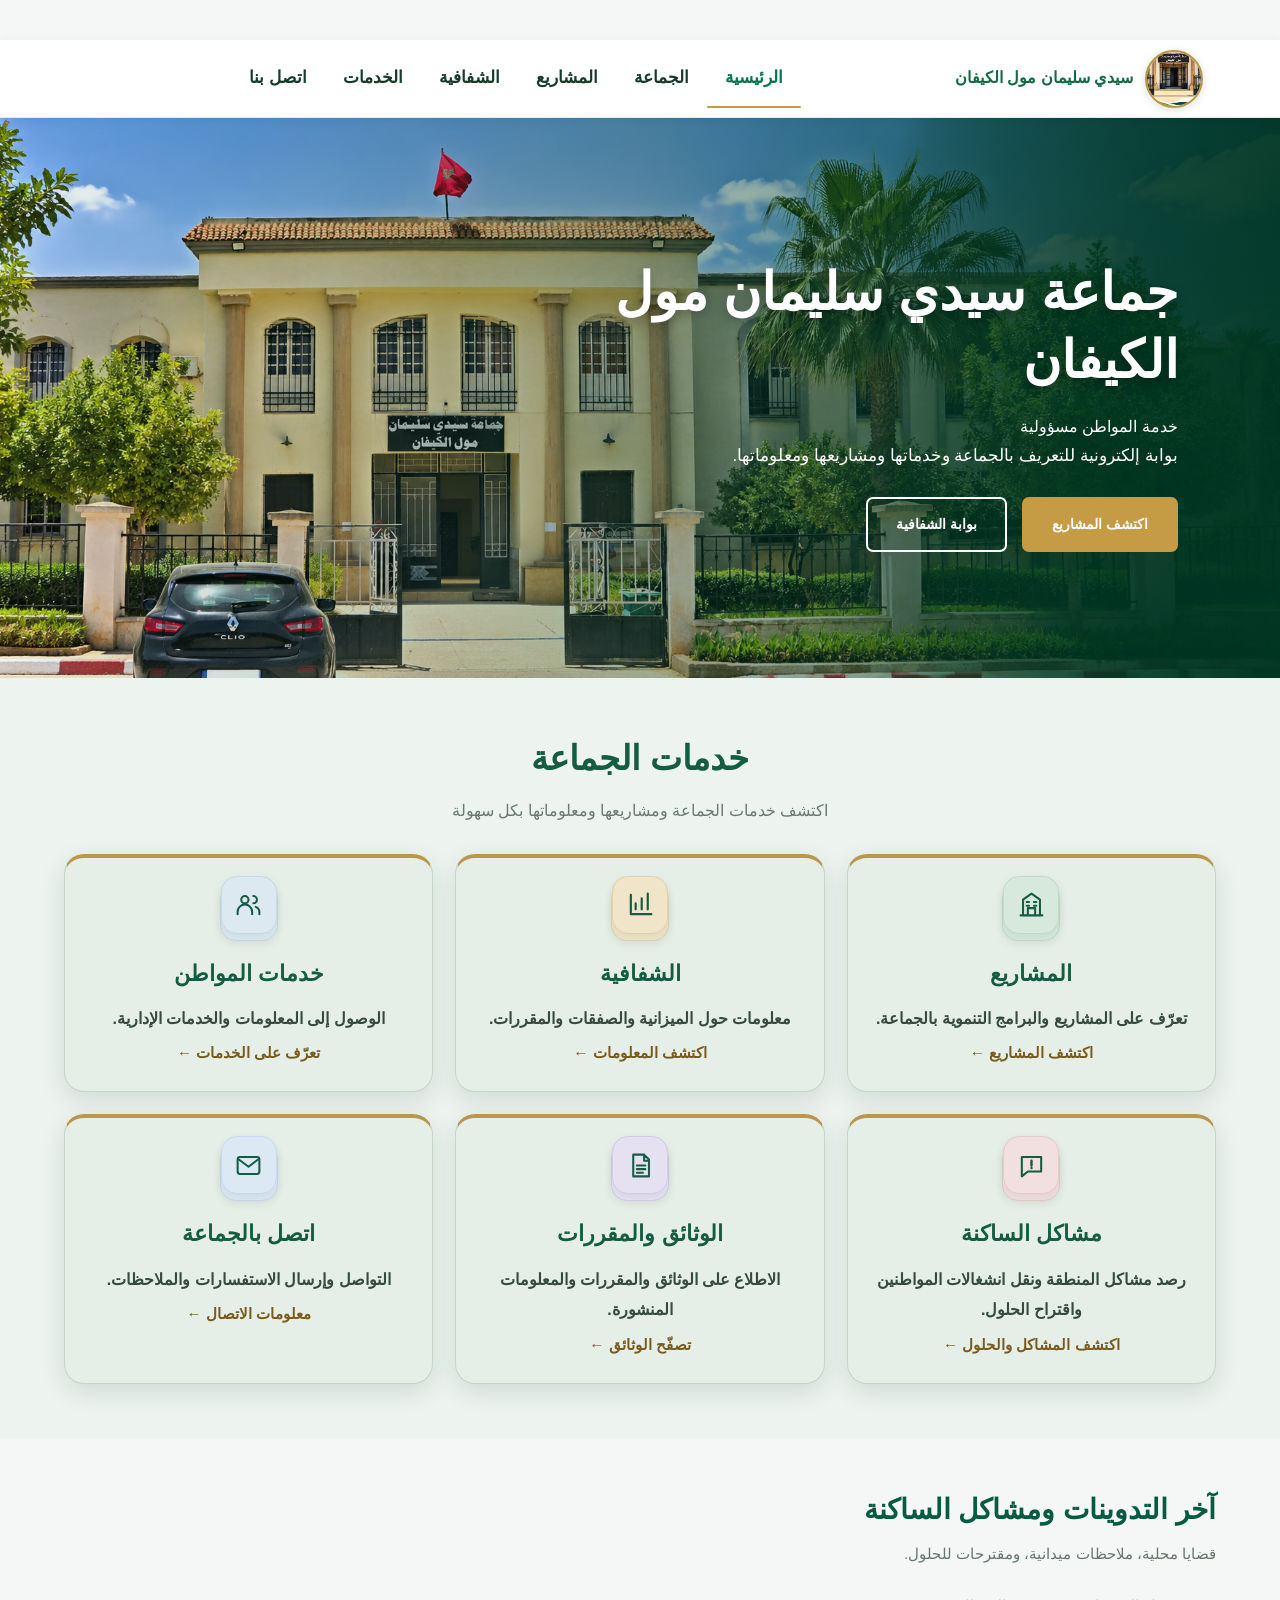
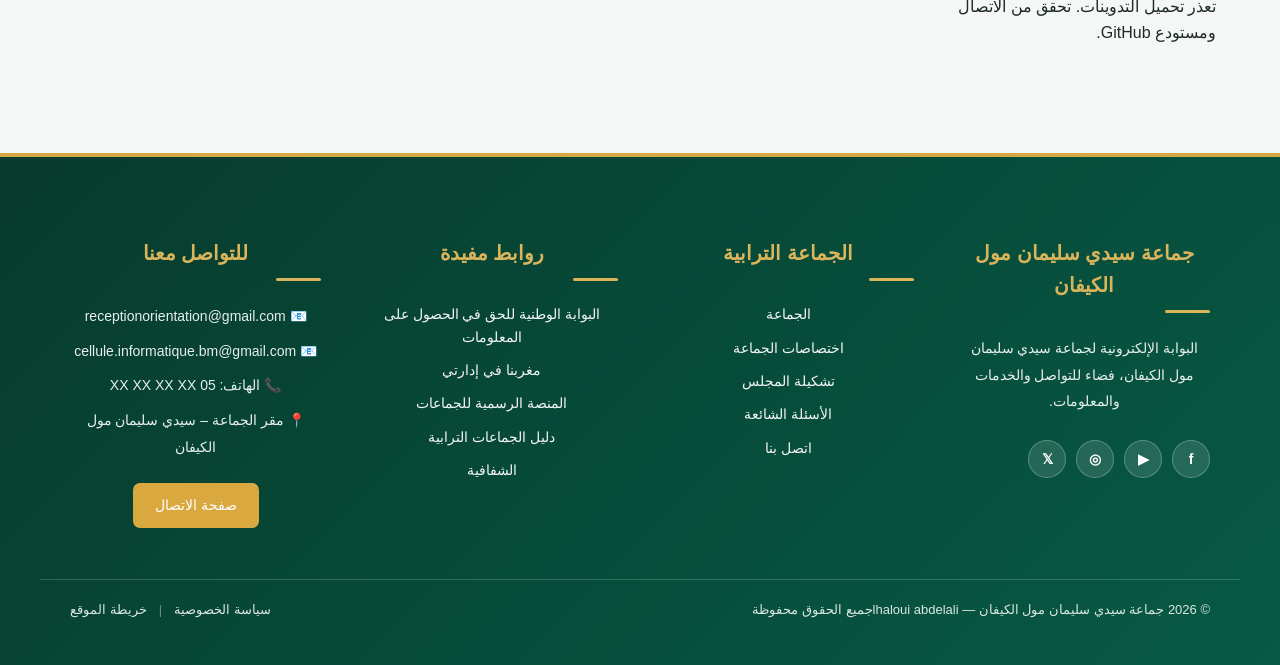
<file: index.html>
<!DOCTYPE html>
<html lang="ar" dir="rtl">

<head>
    <meta charset="UTF-8">
    <meta name="viewport" content="width=device-width, initial-scale=1.0">

    <title>جماعة سيدي سليمان مول الكيفان النسخة التجريبية</title>

    <link rel="stylesheet" href="style.css">
</head>

<body>
    <div style="text-align:center; padding:20px;">
    </div>
    <header <header class="header">

        <div class="brand">

            <div class="logo-mark">

                <a href="index.html" class="site-logo">
                    <img src="images/logo-commune.png" alt="شعار جماعة سيدي سليمان مول الكيفان">
                    <span>جماعة سيدي سليمان مول الكيفان</span>
                </a>

            </div>

            <div class="brand-text">
                <strong>سيدي سليمان مول الكيفان</strong>
            </div>

        </div>

        <nav>
            <a href="index.html" class="active">الرئيسية</a>
            <a href="pages/commune.html">الجماعة</a>
            <a href="pages/projects.html">المشاريع</a>
            <a href="pages/transparency.html">الشفافية</a>
            <a href="#">الخدمات</a>
            <a href="pages/contact.html">اتصل بنا</a>
        </nav>

    </header>


    <main>

        <section class="hero">

            <div class="hero-content">

                <h1>جماعة سيدي سليمان مول الكيفان</h1>

                <p>
                    خدمة المواطن مسؤولية </p>

                <p class="description">
                    بوابة إلكترونية للتعريف بالجماعة
                    وخدماتها ومشاريعها ومعلوماتها.
                </p>

                <div class="buttons">

                    <a href="pages/projects.html" class="btn primary">
                        اكتشف المشاريع
                    </a>

                    <a href="pages/transparency.html" class="btn secondary">
                        بوابة الشفافية
                    </a>

                </div>

            </div>

        </section>

        <section class="services" id="services">
            <h2>خدمات الجماعة</h2>
            <p class="services-intro">اكتشف خدمات الجماعة ومشاريعها ومعلوماتها بكل سهولة</p>

            <div class="cards">

                <a href="pages/projects.html" class="card">
                    <div class="card-icon">
                        <div class="card-icon">
                            <svg viewBox="0 0 24 24" aria-hidden="true">
                                <path d="M3 21h18M5 21V8l7-5 7 5v13M9 21v-6h6v6M8 10h2m4 0h2M8 13h2m4 0h2" fill="none"
                                    stroke="currentColor" stroke-width="1.7" stroke-linecap="round"
                                    stroke-linejoin="round" />
                            </svg>
                        </div>
                    </div>
                    <h3>المشاريع</h3>
                    <p>تعرّف على المشاريع والبرامج التنموية بالجماعة.</p>
                    <span class="card-link">اكتشف المشاريع ←</span>
                </a>

                <a href="pages/transparency.html" class="card">
                    <div class="card-icon">
                        <div class="card-icon">
                            <svg viewBox="0 0 24 24" aria-hidden="true">
                                <path d="M4 20V4m0 16h17M8 16v-5m5 5V7m5 9V3" fill="none" stroke="currentColor"
                                    stroke-width="1.8" stroke-linecap="round" stroke-linejoin="round" />
                            </svg>
                        </div>
                    </div>
                    <h3>الشفافية</h3>
                    <p>معلومات حول الميزانية والصفقات والمقررات.</p>
                    <span class="card-link">اكتشف المعلومات ←</span>
                </a>

                <a href="pages/services.html" class="card">
                    <div class="card-icon">
                        <div class="card-icon">
                            <svg viewBox="0 0 24 24" aria-hidden="true">
                                <circle cx="9" cy="8" r="3" fill="none" stroke="currentColor" stroke-width="1.7" />
                                <path d="M3 20v-2a6 6 0 0 1 12 0v2M16 5a3 3 0 0 1 0 6m2 3a5 5 0 0 1 3 5v1" fill="none"
                                    stroke="currentColor" stroke-width="1.7" stroke-linecap="round" />
                            </svg>
                        </div>
                    </div>
                    <h3>خدمات المواطن</h3>
                    <p>الوصول إلى المعلومات والخدمات الإدارية.</p>
                    <span class="card-link">تعرّف على الخدمات ←</span>
                </a>

                <a href="#posts" class="card">
                    <div class="card-icon">
                        <div class="card-icon">
                            <svg viewBox="0 0 24 24" aria-hidden="true">
                                <path d="M4 5h16v12H9l-5 4V5Z" fill="none" stroke="currentColor" stroke-width="1.7"
                                    stroke-linejoin="round" />
                                <path d="M12 8v4m0 2h.01" fill="none" stroke="currentColor" stroke-width="2"
                                    stroke-linecap="round" />
                            </svg>
                        </div>
                    </div>
                    <h3>مشاكل الساكنة</h3>
                    <p>رصد مشاكل المنطقة ونقل انشغالات المواطنين واقتراح الحلول.</p>
                    <span class="card-link">اكتشف المشاكل والحلول ←</span>
                </a>

                <a href="pages/documents.html" class="card">
                    <div class="card-icon">
                        <div class="card-icon">
                            <svg viewBox="0 0 24 24" aria-hidden="true">
                                <path d="M6 3h9l4 4v14H6zM15 3v5h4M9 12h7m-7 3h7m-7 3h5" fill="none"
                                    stroke="currentColor" stroke-width="1.7" stroke-linecap="round"
                                    stroke-linejoin="round" />
                            </svg>
                        </div>
                    </div>
                    <h3>الوثائق والمقررات</h3>
                    <p>الاطلاع على الوثائق والمقررات والمعلومات المنشورة.</p>
                    <span class="card-link">تصفّح الوثائق ←</span>
                </a>

                <a href="pages/contact.html" class="card">
                    <div class="card-icon">
                        <div class="card-icon">
                            <svg viewBox="0 0 24 24" aria-hidden="true">
                                <rect x="3" y="5" width="18" height="14" rx="2" fill="none" stroke="currentColor"
                                    stroke-width="1.7" />
                                <path d="m4 7 8 6 8-6" fill="none" stroke="currentColor" stroke-width="1.7"
                                    stroke-linecap="round" stroke-linejoin="round" />
                            </svg>
                        </div>
                    </div>
                    <h3>اتصل بالجماعة</h3>
                    <p>التواصل وإرسال الاستفسارات والملاحظات.</p>
                    <span class="card-link">معلومات الاتصال ←</span>
                </a>

            </div>
        </section>
        <section class="posts-section" id="posts">
            <div class="section-header">
                <h2>آخر التدوينات ومشاكل الساكنة</h2>
                <p>قضايا محلية، ملاحظات ميدانية، ومقترحات للحلول.</p>
            </div>

            <div id="posts-container" class="posts-grid">
                <p>جاري تحميل التدوينات...</p>
            </div>
        </section>
    </main>


    <footer class="site-footer">

        <div class="footer-container">

            <!-- معلومات الجماعة -->
            <div class="footer-column">
                <h3>جماعة سيدي سليمان مول الكيفان</h3>
                <p>
                    البوابة الإلكترونية لجماعة سيدي سليمان مول الكيفان،
                    فضاء للتواصل والخدمات والمعلومات.
                </p>

                <div class="social-links">
                    <a href="#" aria-label="Facebook">f</a>
                    <a href="#" aria-label="YouTube">▶</a>
                    <a href="#" aria-label="Instagram">◎</a>
                    <a href="#" aria-label="X">𝕏</a>
                </div>
            </div>


            <!-- روابط الجماعة -->
            <div class="footer-column">
                <h3>الجماعة الترابية</h3>

                <a href="pages/commune.html">الجماعة</a>
                <a href="pages/commune.html">اختصاصات الجماعة</a>
                <a href="pages/commune.html">تشكيلة المجلس</a>
                <a href="pages/commune.html">الأسئلة الشائعة</a>
                <a href="pages/contact.html">اتصل بنا</a>
            </div>


            <!-- روابط مفيدة -->
            <div class="footer-column">
                <h3>روابط مفيدة</h3>

                <a href="#">البوابة الوطنية للحق في الحصول على المعلومات</a>
                <a href="#">مغربنا في إدارتي</a>
                <a href="#">المنصة الرسمية للجماعات</a>
                <a href="#">دليل الجماعات الترابية</a>
                <a href="pages/transparency.html">الشفافية</a>
            </div>


            <!-- الاتصال -->
            <div class="footer-column">
                <h3>للتواصل معنا</h3>

                <p>📧 receptionorientation@gmail.com</p>
                <p>📧 cellule.informatique.bm@gmail.com</p>
                <p>📞 الهاتف: 05 XX XX XX XX</p>
                <p>📍 مقر الجماعة – سيدي سليمان مول الكيفان</p>

                <a href="pages/contact.html" class="contact-button">
                    صفحة الاتصال
                </a>
            </div>

        </div>


        <!-- أسفل الفوتر -->
        <div class="footer-bottom">
            <p>
                © 2026 جماعة سيدي سليمان مول الكيفان
                — lhaloui abdelaliجميع الحقوق محفوظة
            </p>

            <div>
                <a href="#">سياسة الخصوصية</a>
                <span>|</span>
                <a href="#">خريطة الموقع</a>
            </div>
        </div>

    </footer>


    <script src="script.js"></script>

</body>

</html>
</file>
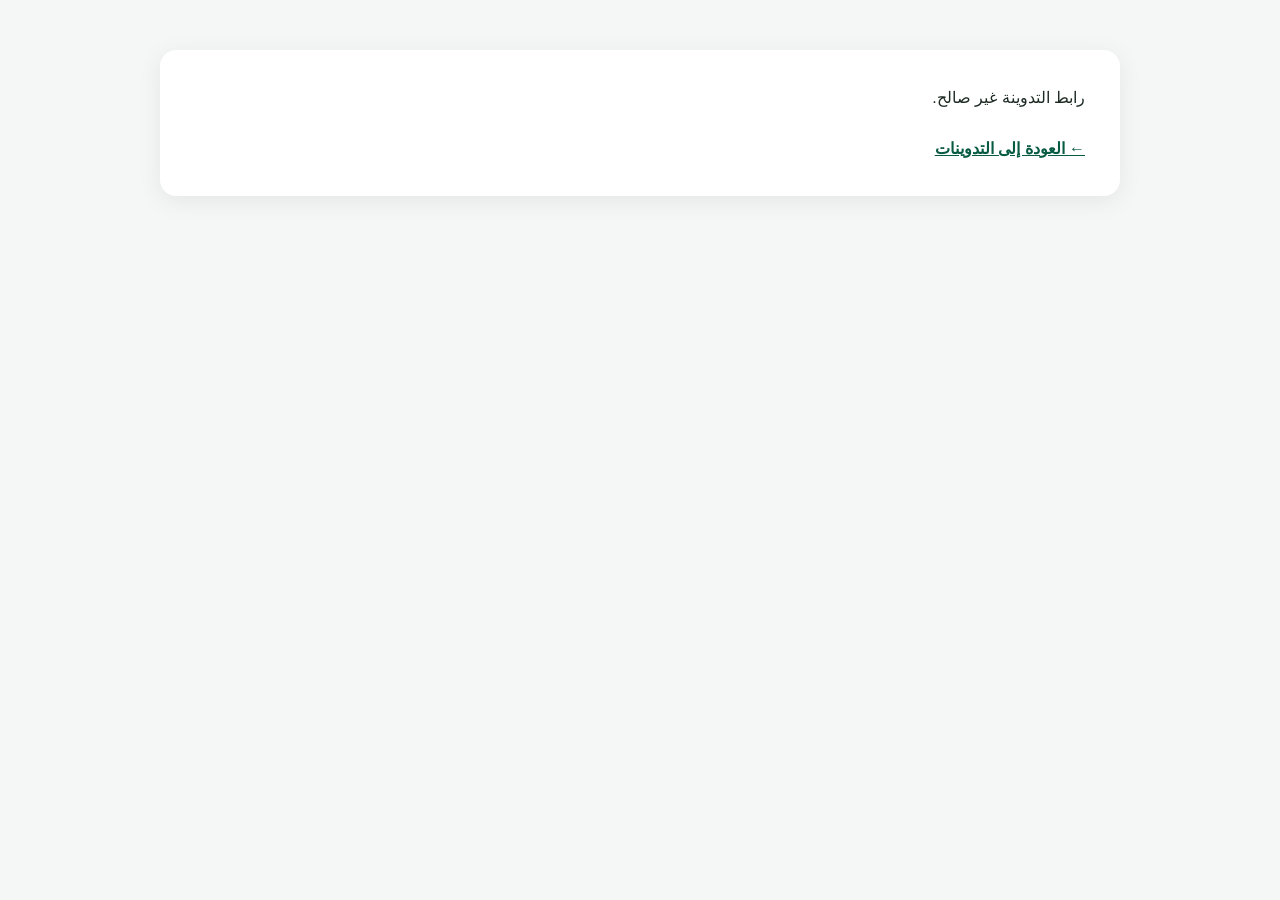
<file: pages/post.html>
<!DOCTYPE html>
<html lang="ar" dir="rtl">

<head>
    <meta charset="UTF-8">
    <meta name="viewport" content="width=device-width, initial-scale=1.0">
    <meta name="description" content="تفاصيل التدوينات والأخبار المحلية لجماعة سيدي سليمان مول الكيفان">
    <title>تفاصيل التدوينة | جماعة سيدي سليمان مول الكيفان</title>
    <link rel="stylesheet" href="../style.css">

    <style>
        .article-page {
            max-width: 1000px;
            margin: 50px auto;
            padding: 0 20px;
        }

        .article-box {
            background: #fff;
            padding: 35px;
            border-radius: 16px;
            box-shadow: 0 5px 25px rgba(0, 0, 0, .07);
        }

        .article-category {
            color: #087548;
            font-weight: bold;
            margin-bottom: 12px;
        }

        .article-title {
            color: #075b43;
            line-height: 1.8;
            margin-bottom: 15px;
        }

        .article-meta {
            color: #777;
            font-size: 14px;
            margin-bottom: 25px;
        }

        .article-image {
            display: none;
            width: 100%;
            max-height: 480px;
            object-fit: cover;
            border-radius: 12px;
            margin: 20px 0;
        }

        .article-content {
            color: #333;
            font-size: 17px;
            line-height: 2.1;
            overflow-wrap: anywhere;
        }

        .article-content h2,
        .article-content h3 {
            color: #075b43;
            margin-top: 28px;
        }

        .article-content ul {
            padding-right: 25px;
        }

        .back-link {
            display: inline-block;
            margin-top: 25px;
            color: #075b43;
            font-weight: bold;
        }

        @media (max-width: 600px) {
            .article-page {
                margin: 25px auto;
                padding: 0 12px;
            }

            .article-box {
                padding: 20px;
            }

            .article-content {
                font-size: 16px;
            }
        }
    </style>
</head>

<body>
    <main class="article-page">
        <article class="article-box">
            <div id="article-status">جاري تحميل التدوينة...</div>

            <div id="article-details" hidden>
                <div id="article-category" class="article-category"></div>
                <h1 id="article-title" class="article-title"></h1>
                <div id="article-date" class="article-meta"></div>
                <img id="article-image" class="article-image" alt="">
                <div id="article-content" class="article-content"></div>
            </div>

            <a class="back-link" href="../index.html#posts">
                ← العودة إلى التدوينات
            </a>
        </article>
    </main>

    <script>
        function escapeHTML(value) {
            return String(value).replace(/[&<>"']/g, char => ({
                "&": "&amp;",
                "<": "&lt;",
                ">": "&gt;",
                '"': "&quot;",
                "'": "&#39;"
            })[char]);
        }

        function markdownToHTML(text) {
            let lines = text.split(/\r?\n/);
            let html = [];
            let paragraph = [];
            let inList = false;

            function flushParagraph() {
                if (paragraph.length) {
                    html.push("<p>" + escapeHTML(paragraph.join(" ")) + "</p>");
                    paragraph = [];
                }
            }

            function closeList() {
                if (inList) {
                    html.push("</ul>");
                    inList = false;
                }
            }

            for (const line of lines) {
                const trimmed = line.trim();

                if (!trimmed || trimmed === "---") {
                    flushParagraph();
                    closeList();
                    continue;
                }

                const heading = trimmed.match(/^(#{1,3})\s+(.+)$/);

                if (heading) {
                    flushParagraph();
                    closeList();
                    const level = heading[1].length;
                    html.push(`<h${level}>${escapeHTML(heading[2])}</h${level}>`);
                    continue;
                }

                const item = trimmed.match(/^[-*]\s+(.+)$/);

                if (item) {
                    flushParagraph();
                    if (!inList) {
                        html.push("<ul>");
                        inList = true;
                    }
                    html.push("<li>" + escapeHTML(item[1]) + "</li>");
                    continue;
                }

                paragraph.push(trimmed);
            }

            flushParagraph();
            closeList();
            return html.join("\n");
        }

        async function loadArticle() {
            const params = new URLSearchParams(window.location.search);
            const file = params.get("file");
            const status = document.getElementById("article-status");

            if (!file || !/^[a-zA-Z0-9_-]+\.md$/.test(file)) {
                status.textContent = "رابط التدوينة غير صالح.";
                return;
            }

            try {
                const response = await fetch("../content/posts/" + file);

                if (!response.ok) {
                    throw new Error("تعذر العثور على التدوينة.");
                }

                const markdown = await response.text();
                const parts = markdown.split(/^---\s*$/m);
                const metadata = parts.length >= 3 ? parts[1] : "";
                const body = parts.length >= 3 ? parts.slice(2).join("\n") : markdown;

                function getField(name) {
                    const match = metadata.match(new RegExp("^" + name + ":\\s*(.*)$", "m"));
                    return match ? match[1].trim().replace(/^["']|["']$/g, "") : "";
                }

                if (getField("published").toLowerCase() !== "true") {
                    status.textContent = "هذه التدوينة غير منشورة حاليًا.";
                    return;
                }

                const title = getField("title") || "تدوينة محلية";
                const category = getField("category");
                const date = getField("date");
                const image = getField("image");

                document.getElementById("article-title").textContent = title;
                document.getElementById("article-category").textContent = category;
                document.getElementById("article-date").textContent = date;
                document.getElementById("article-content").innerHTML = markdownToHTML(body);

                if (image) {
                    const imageElement = document.getElementById("article-image");
                    imageElement.src = image.startsWith("/") ? ".." + image : image;
                    imageElement.alt = title;
                    imageElement.style.display = "block";
                }

                document.getElementById("article-details").hidden = false;
                status.remove();
                document.title = title + " | جماعة سيدي سليمان مول الكيفان";
            } catch (error) {
                status.textContent = "تعذر تحميل التدوينة. تحقق من نشر الملف ومساره.";
                console.error(error);
            }
        }

        loadArticle();
    </script>
</body>

</html>
</file>
<file: style.css>
/* =====================================================

   الموقع الإلكتروني لجماعة سيدي سليمان مول الكيفان

   STYLE.CSS

\===================================================== */





/* =====================================================

   إعدادات عامة

\===================================================== */



* {

    margin: 0;

    padding: 0;

    box-sizing: border-box;

}



html {

    scroll-behavior: smooth;

}



body {

    font-family: Arial, "Tahoma", sans-serif;

    direction: rtl;

    background: #f5f7f6;

    color: #1d2b24;

    line-height: 1.6;

}





/* =====================================================

   HEADER - الشريط العلوي

\===================================================== */



.header {

    height: 78px;



    background: #ffffff;



    display: flex;

    align-items: center;

    justify-content: space-between;



    padding: 0 6%;



    direction: rtl;



    border-bottom: 1px solid #e8e8e8;



    box-shadow: 0 2px 12px rgba(0, 0, 0, 0.06);



    position: relative;

    z-index: 100;

}





/* =====================================================

   الشعار واسم الجماعة

\===================================================== */



.brand {

    display: flex;

    align-items: center;



    gap: 12px;



    white-space: nowrap;

}





/* الشعار المؤقت */




.logo-mark img {
    width: 100%;
    height: 100%;
    object-fit: contain;
    display: block;
}

.logo-mark {
    overflow: hidden;
    display: flex;
    align-items: center;
    justify-content: center;
}






/* اسم الجماعة */



.brand-text {

    display: flex;

    flex-direction: column;



    line-height: 1.3;

}



.brand-text span {

    font-size: 12px;



    color: #c59b45;



    font-weight: bold;

}



.brand-text strong {

    font-size: 16px;



    color: #126b45;



    font-weight: 700;

}





/* =====================================================

   القائمة الرئيسية

\===================================================== */



nav {

    display: flex;



    align-items: center;



    gap: 25px;



    margin: 0;

    padding: 0;

}



nav a {

    position: relative;



    text-decoration: none;



    color: #26352e;



    font-size: 14px;



    font-weight: 600;



    padding: 8px 0;



    transition: 0.3s ease;

}





/* عند تمرير الماوس */



nav a:hover {

    color: #126b45;

}





/* الصفحة الحالية */



nav a.active {

    color: #126b45;

}





/* الخط الذهبي تحت الصفحة الحالية */



nav a.active::after {

    content: "";



    position: absolute;



    right: 0;

    left: 0;



    bottom: 0;



    height: 2px;



    background: #c59b45;



    border-radius: 10px;

}





/* =====================================================

   HERO - البانر الرئيسي

\===================================================== */



.hero {

    min-height: 560px;



    background-image:

        linear-gradient(90deg,

            rgba(0, 60, 40, 0.05),

            rgba(0, 60, 40, 0.68)),

        url("images/commune.jpg");



    background-size: cover;



    background-position: center;



    background-repeat: no-repeat;



    display: flex;



    align-items: center;



    padding: 70px 8%;

}





/* محتوى البانر */



.hero-content {

    color: white;



    max-width: 650px;



    margin-right: 0;



    margin-left: auto;



    text-align: right;

}





/* اسم الجماعة فوق العنوان */



.hero-content>p:first-child {

    font-size: 18px;



    font-weight: 600;



    margin-bottom: 10px;

}





/* العنوان الرئيسي */



.hero h1 {

    font-size: 52px;



    line-height: 1.3;



    margin: 15px 0 20px;



    color: #ffffff;



    font-weight: 800;



    text-shadow: 0 3px 12px rgba(0, 0, 0, 0.25);

}





/* الوصف */



.hero .description {

    font-size: 17px;



    line-height: 1.9;



    color: #ffffff;



    margin-bottom: 25px;

}





/* =====================================================

   أزرار البانر

\===================================================== */



.buttons {

    display: flex;



    align-items: center;



    gap: 15px;



    margin-top: 25px;

}



.btn {

    display: inline-block;



    padding: 14px 28px;



    border-radius: 7px;



    text-decoration: none;



    font-weight: bold;



    font-size: 14px;



    transition: all 0.3s ease;

}





/* زر المشاريع */



.btn.primary {

    background: #c59b45;



    color: #ffffff;



    border: 2px solid #c59b45;

}



.btn.primary:hover {

    background: #b18738;



    border-color: #b18738;



    transform: translateY(-2px);

}





/* زر الشفافية */



.btn.secondary {

    background: transparent;



    color: #ffffff;



    border: 2px solid #ffffff;

}



.btn.secondary:hover {

    background: #ffffff;



    color: #126b45;



    transform: translateY(-2px);

}





/* =====================================================

   قسم خدمات الجماعة

\===================================================== */



.services {

    padding: 70px 8%;



    background: #f5f7f6;



    text-align: center;

}





/* عنوان القسم */



.services h2 {

    font-size: 32px;



    margin-bottom: 40px;



    color: #126b45;



    font-weight: 800;

}





/* البطاقات */



.cards {

    display: grid;



    grid-template-columns: repeat(3, 1fr);



    gap: 25px;



    max-width: 1200px;



    margin: 0 auto;

}





/* البطاقة */



.card {

    background: #ffffff;



    padding: 35px 25px;



    border-radius: 14px;



    box-shadow:

        0 5px 20px rgba(0, 0, 0, 0.07);



    transition: all 0.3s ease;



    border-top: 3px solid transparent;

}



/* الحفاظ على شكل البطاقة عندما تكون رابطاً */

a.card {

    display: block;

    box-sizing: border-box;

    color: inherit;

    text-decoration: none;

    cursor: pointer;



    padding: 22px 18px;

    min-height: 135px;

    border-radius: 14px;



    transition: transform 0.25s ease, box-shadow 0.25s ease;

}



a.card:hover {

    transform: translateY(-4px);

    box-shadow: 0 8px 22px rgba(0, 75, 55, 0.12);

}



a.card h3 {

    color: #08764f;

    margin-bottom: 10px;

}



a.card p {

    color: #666;

    line-height: 1.8;

}



a.card:focus-visible {

    outline: 2px solid #c9a34a;

    outline-offset: 3px;

}



/* تأثير البطاقة */



.card:hover {

    transform: translateY(-5px);



    border-top-color: #c59b45;



    box-shadow:

        0 10px 25px rgba(0, 0, 0, 0.10);

}





/* عنوان البطاقة */



.card h3 {

    color: #126b45;



    font-size: 20px;



    margin-bottom: 15px;

}





/* نص البطاقة */



.card p {

    color: #555555;



    line-height: 1.9;



    font-size: 14px;

}





/* =====================================================

   FOOTER

\===================================================== */



footer {

    background: #103d2b;



    color: #ffffff;



    text-align: center;



    padding: 25px 15px;



    font-size: 14px;

}



footer p {

    margin: 0;

}





/* =====================================================

   RESPONSIVE - الأجهزة اللوحية

\===================================================== */



@media (max-width: 1000px) {



    .header {

        padding: 0 4%;

    }



    nav {

        gap: 18px;

    }



    nav a {

        font-size: 13px;

    }



    .hero h1 {

        font-size: 45px;

    }



    .cards {

        grid-template-columns: repeat(2, 1fr);

    }

}





/* =====================================================

   RESPONSIVE - الهاتف

\===================================================== */



@media (max-width: 768px) {



    /* HEADER */



    .header {

        height: auto;



        padding: 14px 20px;



        flex-direction: column;



        gap: 15px;

    }





    /* الشعار */



    .brand {

        width: 100%;



        justify-content: center;

    }





    .logo-mark {

        width: 42px;

        height: 42px;



        font-size: 22px;

    }





    .brand-text strong {

        font-size: 15px;

    }





    /* القائمة */



    nav {

        width: 100%;



        justify-content: center;



        flex-wrap: wrap;



        gap: 10px 18px;

    }



    nav a {

        font-size: 13px;

    }





    /* HERO */



    .hero {

        min-height: 620px;



        padding: 50px 25px;



        justify-content: center;



        background-position: center center;

    }





    .hero-content {

        width: 100%;



        max-width: 600px;



        margin: 0 auto;



        text-align: center;

    }





    .hero-content>p:first-child {

        font-size: 16px;

    }





    .hero h1 {

        font-size: 38px;



        line-height: 1.45;

    }





    .hero .description {

        font-size: 15px;



        line-height: 1.8;

    }





    /* الأزرار */



    .buttons {

        justify-content: center;



        flex-wrap: wrap;



        gap: 10px;

    }





    .btn {

        padding: 12px 22px;



        font-size: 13px;

    }





    /* الخدمات */



    /* الخدمات */

    .services {

        padding: 35px 20px;

    }



    .services h2 {

        font-size: 28px;

        margin-bottom: 22px;

    }



    .cards {

        display: grid;

        grid-template-columns: repeat(3, minmax(0, 1fr));

        gap: 16px;

        align-items: stretch;

    }



    .cards .card {

        min-width: 0;

        padding: 22px 18px;

        margin: 0;

        border-radius: 14px;

        transition: transform 0.2s ease, box-shadow 0.2s ease;

    }



    .cards .card:hover {

        transform: translateY(-4px);

        box-shadow: 0 10px 25px rgba(0, 65, 45, 0.10);

    }



    @media (max-width: 768px) {

        .cards {

            grid-template-columns: repeat(2, minmax(0, 1fr));

        }

    }



    @media (max-width: 480px) {

        .cards {

            grid-template-columns: 1fr;

        }

    }

}





/* =====================================================

   RESPONSIVE - الهواتف الصغيرة

\===================================================== */



@media (max-width: 480px) {



    .header {

        padding: 12px 15px;

    }





    .brand-text span {

        font-size: 10px;

    }





    .brand-text strong {

        font-size: 13px;

    }





    nav {

        gap: 8px 13px;

    }





    nav a {

        font-size: 12px;

    }





    .hero {

        min-height: 600px;



        padding: 40px 18px;



        background-position: center;

    }





    .hero h1 {

        font-size: 31px;

    }





    .hero-content>p:first-child {

        font-size: 14px;

    }





    .hero .description {

        font-size: 14px;

    }





    .buttons {

        flex-direction: column;



        align-items: center;

    }





    .btn {

        width: 200px;



        text-align: center;

    }





    .services h2 {

        font-size: 25px;

    }

}



/* =========================

   FOOTER

\========================= */



.site-footer {

    background: linear-gradient(135deg, #073b2d, #075a45);

    color: #ffffff;

    margin-top: 60px;

    direction: rtl;

    border-top: 4px solid #d4a843;

}



.footer-container {

    max-width: 1200px;

    margin: auto;

    padding: 55px 30px 40px;



    display: grid;

    grid-template-columns: repeat(4, 1fr);

    gap: 45px;

}



.footer-column h3 {

    color: #d9b45a;

    font-size: 20px;

    margin-bottom: 22px;

    position: relative;

    padding-bottom: 12px;

}



.footer-column h3::after {

    content: "";

    position: absolute;

    right: 0;

    bottom: 0;



    width: 45px;

    height: 3px;



    background: #d9b45a;

    border-radius: 5px;

}



.footer-column p {

    color: #e8eeee;

    font-size: 14px;

    line-height: 1.9;

    margin: 8px 0;

}



.footer-column a {

    display: block;



    color: #f2f5f4;

    text-decoration: none;



    font-size: 14px;

    margin: 11px 0;



    transition: 0.3s;

}



.footer-column a:hover {

    color: #d9b45a;

    transform: translateX(-6px);

}





/* زر الاتصال */



.contact-button {

    display: inline-block !important;



    background: #d9a93f;

    color: #ffffff !important;



    padding: 11px 22px;

    border-radius: 7px;



    margin-top: 15px !important;



    text-align: center;



    transition: 0.3s !important;

}



.contact-button:hover {

    background: #ffffff;

    color: #075a45 !important;



    transform: translateY(-2px) !important;

}





/* شبكات التواصل */



.social-links {

    display: flex;

    gap: 10px;

    margin-top: 25px;

}



.social-links a {

    width: 38px;

    height: 38px;



    display: flex !important;

    align-items: center;

    justify-content: center;



    background: rgba(255, 255, 255, 0.12);



    border: 1px solid rgba(255, 255, 255, 0.25);



    border-radius: 50%;



    color: white !important;



    font-weight: bold;



    margin: 0 !important;

}



.social-links a:hover {

    background: #d9a93f;

    border-color: #d9a93f;



    transform: translateY(-4px) !important;

}





/* الجزء السفلي */



.footer-bottom {

    border-top: 1px solid rgba(255, 255, 255, 0.18);



    max-width: 1200px;

    margin: auto;



    padding: 20px 30px;



    display: flex;

    justify-content: space-between;

    align-items: center;



    gap: 20px;



    font-size: 13px;

}



.footer-bottom p {

    margin: 0;

    color: #dce7e3;

}



.footer-bottom div {

    display: flex;

    gap: 12px;

    align-items: center;

}



.footer-bottom a {

    color: #dce7e3;

    text-decoration: none;

}



.footer-bottom a:hover {

    color: #d9b45a;

}



.footer-bottom span {

    color: #718a82;

}





/* =========================

   الهاتف

\========================= */



@media (max-width: 900px) {



    .footer-container {

        grid-template-columns: repeat(2, 1fr);

        gap: 35px;

    }



}





@media (max-width: 600px) {



    .footer-container {

        grid-template-columns: 1fr;

        padding: 40px 25px;

    }



    .footer-bottom {

        flex-direction: column;

        text-align: center;

    }



}



.posts-section .section-header p {

    color: #666;

    line-height: 1.8;

}



.posts-grid {

    display: grid;

    grid-template-columns: repeat(auto-fit, minmax(250px, 1fr));

    gap: 22px;

    max-width: 1200px;

    margin: 0 auto;

}



.post-card {

    background: #fff;

    border-radius: 12px;

    overflow: hidden;

    box-shadow: 0 4px 15px rgba(0, 0, 0, 0.07);

}



.post-card img {

    width: 100%;

    height: 200px;

    object-fit: cover;

}



.post-card .post-content {

    padding: 18px;

}



.post-card h3 {

    color: #075b43;

    margin: 0 0 12px;

    line-height: 1.7;

}



.post-card p {

    color: #555;

    line-height: 1.8;

}



.post-card .post-date {

    color: #888;

    font-size: 13px;

}

/* =====================================================
   تحسين بطاقات الخدمات - شبكة مرتبة ومتجاوبة
   3 بطاقات في الصف على الحاسوب، 2 على اللوحي، و1 على الهاتف
===================================================== */
.services {
    padding: 48px 5%;
}

.services h2 {
    margin-bottom: 28px;
}

.services .cards {
    display: grid;
    grid-template-columns: repeat(3, minmax(0, 1fr));
    gap: 22px;
    width: 100%;
    max-width: 1200px;
    margin: 0 auto;
    align-items: stretch;
}

.services .cards>.card,
.services .cards>a.card {
    display: flex;
    flex-direction: column;
    justify-content: flex-start;
    min-width: 0;
    min-height: 165px;
    height: 100%;
    margin: 0;
    padding: 26px 22px;
    background: #fff;
    border: 1px solid #e6ece8;
    border-top: 3px solid transparent;
    border-radius: 14px;
    box-shadow: 0 5px 18px rgba(18, 70, 48, 0.07);
    color: #1d2b24;
    text-align: center;
    text-decoration: none;
    overflow-wrap: anywhere;
    transition: transform .22s ease, box-shadow .22s ease, border-color .22s ease;
}

.services .cards>.card:hover,
.services .cards>a.card:hover {
    transform: translateY(-5px);
    border-top-color: #c59b45;
    box-shadow: 0 12px 26px rgba(18, 70, 48, 0.13);
}

.services .cards .card h3 {
    margin: 0 0 12px;
    color: #126b45;
    font-size: 19px;
    line-height: 1.6;
}

.services .cards .card p {
    margin: 0;
    color: #5b6861;
    font-size: 14px;
    line-height: 1.9;
}

.services .cards .card:focus-visible {
    outline: 3px solid #c59b45;
    outline-offset: 3px;
}

@media (max-width: 1000px) {
    .services .cards {
        grid-template-columns: repeat(2, minmax(0, 1fr));
        gap: 18px;
    }
}

@media (max-width: 600px) {
    .services {
        padding: 34px 16px;
    }

    .services h2 {
        font-size: 25px;
        margin-bottom: 22px;
    }

    .services .cards {
        grid-template-columns: 1fr;
        gap: 14px;
    }

    .services .cards>.card,
    .services .cards>a.card {
        min-height: 0;
        padding: 22px 18px;
    }
}

/* شبكة خدمات الجماعة */
.services {
    padding: 55px 6%;
    background: #f5f7f6;
    text-align: center;
}

.services h2 {
    color: #126b45;
    font-size: 32px;
    margin-bottom: 10px;
}

.services-intro {
    color: #697a72;
    margin-bottom: 30px;
}

.services .cards {
    display: grid;
    grid-template-columns: repeat(3, minmax(0, 1fr));
    gap: 22px;
    max-width: 1200px;
    margin: 0 auto;
    align-items: stretch;
}

.services .card {
    display: flex;
    flex-direction: column;
    align-items: center;
    justify-content: flex-start;
    min-width: 0;
    min-height: 230px;
    padding: 28px 22px;
    margin: 0;
    background: #fff;
    border: 1px solid #e7ede9;
    border-top: 3px solid #c59b45;
    border-radius: 14px;
    box-shadow: 0 5px 18px rgba(0, 50, 35, 0.06);
    text-decoration: none;
    transition: transform .25s ease, box-shadow .25s ease;
}

.services .card:hover {
    transform: translateY(-5px);
    box-shadow: 0 12px 26px rgba(0, 65, 45, 0.12);
}

.services .card-icon {
    font-size: 32px;
    margin-bottom: 12px;
}

.services .card h3 {
    color: #126b45;
    font-size: 19px;
    margin-bottom: 10px;
}

.services .card p {
    color: #626e68;
    font-size: 14px;
    line-height: 1.9;
    margin-bottom: 15px;
}

.services .card-link {
    color: #a47b25;
    font-size: 13px;
    font-weight: bold;
    margin-top: auto;
}

@media (max-width: 900px) {
    .services .cards {
        grid-template-columns: repeat(2, minmax(0, 1fr));
        gap: 16px;
    }
}

@media (max-width: 520px) {
    .services {
        padding: 35px 16px;
    }

    .services .cards {
        grid-template-columns: 1fr;
    }

    .services .card {
        min-height: 190px;
    }

    /* بطاقات المنشورات */
    .posts-section {
        padding: 48px 6%;
    }

    .posts-section .section-header {
        max-width: 1200px;
        margin: 0 auto 24px;
    }

    .posts-grid {
        display: grid;
        grid-template-columns: repeat(3, minmax(0, 1fr));
        gap: 22px;
        max-width: 1200px;
        margin: 0 auto;
        align-items: stretch;
    }

    .post-card {
        min-width: 0;
        overflow: hidden;
        display: flex;
        flex-direction: column;
        background: #fff;
        border: 1px solid #e7ede9;
        border-radius: 14px;
        box-shadow: 0 5px 18px rgba(0, 50, 35, .07);
        transition: transform .25s ease, box-shadow .25s ease;
    }

    .post-card:hover {
        transform: translateY(-4px);
        box-shadow: 0 12px 26px rgba(0, 65, 45, .12);
    }

    .post-image-link,
    .post-image-placeholder {
        display: flex;
        width: 100%;
        height: 205px;
        overflow: hidden;
        align-items: center;
        justify-content: center;
        background: #eaf1ed;
    }

    .post-image {
        display: block;
        width: 100%;
        height: 100%;
        object-fit: cover;
    }

    .post-image-placeholder {
        font-size: 42px;
    }

    .post-content {
        display: flex;
        flex: 1;
        flex-direction: column;
        align-items: flex-start;
        padding: 20px;
    }

    .post-meta {
        display: flex;
        flex-wrap: wrap;
        align-items: center;
        gap: 8px;
        margin-bottom: 10px;
        color: #77847d;
        font-size: 12px;
    }

    .post-category {
        padding: 4px 9px;
        color: #126b45;
        background: #e8f3ed;
        border-radius: 20px;
    }

    .post-card h3 {
        margin: 0 0 10px;
        font-size: 18px;
        line-height: 1.7;
    }

    .post-card h3 a {
        color: #075b43;
        text-decoration: none;
    }

    .post-card p {
        margin: 0 0 18px;
        color: #626e68;
        font-size: 14px;
        line-height: 1.9;
    }

    .post-read-more {
        margin-top: auto;
        color: #a47b25;
        font-size: 13px;
        font-weight: 700;
        text-decoration: none;
    }

    @media (max-width: 900px) {
        .posts-grid {
            grid-template-columns: repeat(2, minmax(0, 1fr));
            gap: 16px;
        }
    }
}

/* تصميم احترافي لبطاقات آخر المنشورات */
.posts-section {
    padding: 40px 4%;
}

.posts-section .section-header {
    max-width: 1400px;
    margin: 0 auto 24px;
}

.posts-section .posts-grid {
    display: grid;
    grid-template-columns: repeat(4, minmax(0, 1fr));
    gap: 18px;
    max-width: 1400px;
    margin: 0 auto;
    align-items: stretch;
}

.posts-section .post-card {
    display: flex;
    flex-direction: column;
    min-width: 0;
    overflow: hidden;
    margin: 0;
    background: #fff;
    border: 1px solid #e5ebe7;
    border-radius: 12px;
    box-shadow: 0 4px 16px rgba(0, 55, 35, 0.07);
    transition: transform 0.2s ease, box-shadow 0.2s ease;
}

.posts-section .post-card:hover {
    transform: translateY(-4px);
    box-shadow: 0 9px 24px rgba(0, 55, 35, 0.13);
}

/* إطار الصورة: يعرض الصورة كاملة دون قصّها */
.posts-section .post-image-link,
.posts-section .post-image-placeholder {
    display: flex;
    align-items: center;
    justify-content: center;
    width: 100%;
    height: 165px;
    overflow: hidden;
    background: #f0f3f1;
}

.posts-section .post-image {
    display: block;
    width: 100%;
    height: 100%;
    object-fit: contain;
}

.posts-section .post-content {
    display: flex;
    flex: 1;
    flex-direction: column;
    align-items: flex-start;
    padding: 15px;
}

.posts-section .post-card h3 {
    font-size: 16px;
    line-height: 1.8;
    margin: 0 0 8px;
}

.posts-section .post-card p {
    font-size: 13px;
    line-height: 1.8;
    margin-bottom: 14px;
}

.posts-section .post-read-more {
    margin-top: auto;
}

/* الأجهزة اللوحية */
@media (max-width: 1050px) {
    .posts-section .posts-grid {
        grid-template-columns: repeat(2, minmax(0, 1fr));
    }
}

/* الهواتف */
@media (max-width: 560px) {
    .posts-section {
        padding: 30px 16px;
    }

    .posts-section .posts-grid {
        grid-template-columns: 1fr;
        gap: 16px;
    }

    .posts-section .post-image-link,
    .posts-section .post-image-placeholder {
        height: 200px;
    }
}

/* تحسين شامل لقسم المنشورات */
.posts-section {
    width: 100%;
    box-sizing: border-box;
    padding: 48px 5%;
    direction: rtl;
}

.posts-section .section-header {
    width: 100%;
    max-width: 1400px;
    margin: 0 auto 26px;
    text-align: right;
}

.posts-section .section-header h2 {
    color: #075b43;
    font-size: clamp(24px, 2.2vw, 32px);
    line-height: 1.6;
    margin-bottom: 8px;
}

.posts-section .section-header p {
    color: #65766d;
    font-size: 15px;
    line-height: 1.9;
}

/* شبكة بعرض كامل */
.posts-section #posts-container.posts-grid {
    display: grid !important;
    width: 100%;
    max-width: 1400px;
    box-sizing: border-box;
    grid-template-columns: repeat(4, minmax(0, 1fr)) !important;
    gap: 22px;
    margin: 0 auto;
    justify-items: stretch;
    align-items: stretch;
}

/* إطار كل منشور */
.posts-section .post-card {
    width: 100%;
    min-width: 0;
    box-sizing: border-box;
    border: 1px solid #e0e9e3;
    border-radius: 16px;
    background: #fff;
    overflow: hidden;
    box-shadow: 0 5px 20px rgba(0, 55, 35, .07);
    transition: transform .25s ease, box-shadow .25s ease;
}

.posts-section .post-card:hover {
    transform: translateY(-5px);
    box-shadow: 0 13px 28px rgba(0, 55, 35, .13);
}

/* صور المنشورات */
.posts-section .post-image-link,
.posts-section .post-image-placeholder {
    width: 100%;
    height: 175px;
    box-sizing: border-box;
    background: #f0f4f1;
    overflow: hidden;
}

.posts-section .post-image {
    width: 100%;
    height: 100%;
    object-fit: contain;
    display: block;
}

.posts-section .post-content {
    padding: 18px;
    text-align: right;
}

.posts-section .post-card h3 {
    font-size: 17px;
    line-height: 1.9;
    margin: 10px 0;
}

.posts-section .post-card h3 a {
    color: #075b43;
    text-decoration: none;
}

.posts-section .post-card h3 a:hover {
    color: #ad8128;
}

.posts-section .post-card p {
    color: #637168;
    font-size: 14px;
    line-height: 1.9;
}

.posts-section .post-read-more {
    display: inline-block;
    margin-top: 12px;
    padding: 9px 14px;
    border-radius: 8px;
    background: #075b43;
    color: #fff;
    text-decoration: none;
    font-size: 13px;
    transition: background .2s ease;
}

.posts-section .post-read-more:hover {
    background: #ad8128;
}

@media (max-width: 1050px) {
    .posts-section #posts-container.posts-grid {
        grid-template-columns: repeat(2, minmax(0, 1fr)) !important;
    }
}

@media (max-width: 560px) {
    .posts-section {
        padding: 32px 16px;
    }

    .posts-section #posts-container.posts-grid {
        grid-template-columns: 1fr !important;
        gap: 18px;
    }

    .posts-section .post-image-link,
    .posts-section .post-image-placeholder {
        height: 210px;
    }
}

/* إصلاح عرض شبكة المنشورات */
.posts-section {
    width: 100% !important;
    max-width: none !important;
    box-sizing: border-box !important;
}

.posts-section #posts-container {
    display: grid !important;
    width: 100% !important;
    max-width: 1400px !important;
    margin: 0 auto !important;
    box-sizing: border-box !important;
    grid-template-columns: repeat(4, minmax(0, 1fr)) !important;
    gap: 22px !important;
    justify-items: stretch !important;
}

.posts-section #posts-container>.post-card {
    width: 100% !important;
    max-width: none !important;
    min-width: 0 !important;
    margin: 0 !important;
    box-sizing: border-box !important;
}

@media (max-width: 1050px) {
    .posts-section #posts-container {
        grid-template-columns: repeat(2, minmax(0, 1fr)) !important;
    }
}

@media (max-width: 560px) {
    .posts-section #posts-container {
        grid-template-columns: 1fr !important;
    }
}

/* ===== تنسيق بطاقات التدوينات ===== */

#posts-container.posts-grid {
    display: grid;
    grid-template-columns: repeat(4, minmax(0, 1fr));
    gap: 20px;
    width: 100%;
    max-width: 1400px;
    margin: 0 auto;
    align-items: stretch;
}

/* إطار موحد لجميع التدوينات */
#posts-container .post-card {
    display: flex;
    flex-direction: column;
    width: 100%;
    min-width: 0;
    height: 100%;
    overflow: hidden;
    border: 1px solid #e5e7eb;
    border-radius: 12px;
    background: #ffffff;
    box-shadow: 0 3px 12px rgba(0, 0, 0, 0.06);
    transition: transform 0.2s ease, box-shadow 0.2s ease;
}

/* تأثير بسيط عند مرور المؤشر */
#posts-container .post-card:hover {
    transform: translateY(-4px);
    box-shadow: 0 8px 22px rgba(0, 0, 0, 0.12);
}

/* مساحة ثابتة للصورة */
#posts-container .post-image-link,
#posts-container .post-image-placeholder {
    display: flex;
    align-items: center;
    justify-content: center;
    width: 100%;
    aspect-ratio: 4 / 3;
    height: auto;
    min-height: 0;
    overflow: hidden;
    background: #f3f4f6;
}

/* إظهار الصورة كاملة داخل الإطار */
#posts-container .post-image {
    display: block;
    width: 100%;
    height: 100%;
    object-fit: contain;
    object-position: center;
}

/* العنوان فقط أسفل الصورة */
#posts-container .post-content {
    display: flex;
    flex-direction: column;
    flex: 1;
    justify-content: center;
    padding: 12px;
    text-align: right;
}

#posts-container .post-content>*:not(h3) {
    display: none;
}

#posts-container .post-content h3 {
    display: -webkit-box;
    margin: 0;
    overflow: hidden;
    color: #173b2b;
    font-size: 16px;
    font-weight: 700;
    line-height: 1.8;
    text-align: right;
    overflow-wrap: anywhere;
    -webkit-box-orient: vertical;
    -webkit-line-clamp: 2;
    line-clamp: 2;
    min-height: 3.6em;
}

/* الشاشات المتوسطة */
@media (max-width: 1000px) {
    #posts-container.posts-grid {
        grid-template-columns: repeat(2, minmax(0, 1fr));
        gap: 16px;
    }
}

/* الهواتف */
@media (max-width: 560px) {
    #posts-container.posts-grid {
        grid-template-columns: repeat(2, minmax(0, 1fr));
        gap: 10px;
    }

    #posts-container .post-content {
        padding: 8px;
    }

    #posts-container .post-content h3 {
        font-size: 14px;
        line-height: 1.7;
    }
}

/* ===== تنسيق القائمة الرئيسية فقط ===== */

header.header>nav {
    display: flex;
    flex-direction: row;
    justify-content: center;
    align-items: center;
    flex-wrap: nowrap;
    direction: rtl;
    gap: 0;
    width: 100%;
    margin: 0;
    padding: 0 24px;
    box-sizing: border-box;
}


header.header>nav a {
    display: inline-flex;
    align-items: center;
    justify-content: center;
    padding: 14px 18px;
    margin: 0;
    white-space: nowrap;
    text-align: center;
    text-decoration: none;
    font-size: 17px;
    font-weight: 700;
    line-height: 1.8;
    color: #173b2b;
    transition: color 0.2s ease, background-color 0.2s ease;
}

header.header>nav a:hover {
    color: #08744f;
}

header.header>nav a.active {
    color: #08744f;
    font-weight: 800;
}


/* الهاتف */

/* ===== تحسين قائمة الهاتف ===== */
@media (max-width: 700px) {
    header.header>nav {
        display: grid;
        grid-template-columns: repeat(3, minmax(0, 1fr));
        direction: rtl;
        justify-content: stretch;
        align-items: center;
        gap: 4px;
        width: 100%;
        padding: 10px 12px;
        box-sizing: border-box;
    }

    header.header>nav a {
        display: flex;
        align-items: center;
        justify-content: center;
        min-width: 0;
        min-height: 44px;
        padding: 8px 4px;
        font-size: 15px;
        font-weight: 700;
        line-height: 1.5;
        white-space: normal;
        text-align: center;
    }
}

/* تحسين التوازن العام في الهاتف */
@media (max-width: 700px) {
    header.header {
        gap: 0;
    }

    header.header>nav {
        padding-top: 4px;
        padding-bottom: 8px;
        row-gap: 2px;
    }

    header.header>nav a {
        min-height: 40px;
        padding-top: 6px;
        padding-bottom: 6px;
    }

    .hero {
        min-height: 620px;
    }

    .hero-content {
        padding: 28px 18px;
    }

    .hero-content h1 {
        font-size: clamp(30px, 8vw, 40px);
        line-height: 1.5;
        margin-bottom: 12px;
    }

    .hero-content p {
        line-height: 1.8;
        margin-bottom: 18px;
    }

    .hero-content .btn,
    .hero-content a {
        min-height: 48px;
    }
}

/* ضبط صورة الجماعة في الهاتف */
@media screen and (max-width: 768px) {
    .hero {
        background-position: 35% center;
        background-size: cover;
    }
}

/* ضبط حجم شعار الجماعة */
.header .logo-mark {
    width: 58px;
    height: 58px;
    flex: 0 0 58px;
    overflow: hidden;
    display: flex;
    align-items: center;
    justify-content: center;
    background: transparent;
}

.header .logo-mark img {
    width: 100%;
    height: 100%;
    object-fit: contain;
    display: block;
}

@media screen and (max-width: 768px) {
    .header .logo-mark {
        width: 44px;
        height: 44px;
        flex-basis: 44px;
    }
}

/* إطار دائري احترافي لشعار الجماعة */
.header .logo-mark {
    width: 58px;
    height: 58px;
    flex: 0 0 58px;
    box-sizing: border-box;
    overflow: hidden;

    display: flex;
    align-items: center;
    justify-content: center;

    border: 2px solid #bd963f;
    border-radius: 50%;
    background: #ffffff;
    padding: 3px;

    box-shadow: 0 2px 8px rgba(0, 60, 40, 0.15);
}

.header .logo-mark img {
    width: 100%;
    height: 100%;
    display: block;
    object-fit: cover;
    object-position: center;
    border-radius: 50%;
}

/* حجم أصغر للهاتف */
@media screen and (max-width: 768px) {
    .header .logo-mark {
        width: 44px;
        height: 44px;
        flex-basis: 44px;
        border-width: 1.5px;
        padding: 2px;
    }
}

/* أيقونة الجماعة في الهيدر */
.header .logo-mark {
    width: 58px;
    height: 58px;
    flex: 0 0 58px;
    padding: 0;
    overflow: hidden;
    box-sizing: border-box;
    border: 2px solid #bd963f;
    border-radius: 50%;
    background: #fff;
    display: flex;
    align-items: center;
    justify-content: center;
}

.header .logo-mark img {
    display: block;
    width: 100%;
    height: 100%;
    object-fit: cover;
    object-position: center;
    border-radius: 50%;
}

@media screen and (max-width: 768px) {
    .header .logo-mark {
        width: 48px;
        height: 48px;
        flex-basis: 48px;
    }
}

/* ===== تحسين بطاقات خدمات الجماعة ===== */

.services {
    padding: 48px 5%;
    background: linear-gradient(180deg, #f4f8f5, #eaf2ed);
}

.services h2 {
    color: #145c43;
    font-size: clamp(27px, 4vw, 34px);
    line-height: 1.5;
    margin-bottom: 14px;
}

.cards {
    gap: 20px;
}

.card,
a.card {
    box-sizing: border-box;
    padding: 25px 20px;
    min-height: 0;
    border: 1px solid #dce9e0;
    border-top: 3px solid #bd963f;
    border-radius: 18px;
    background: rgba(255, 255, 255, 0.92);
    box-shadow: 0 5px 18px rgba(20, 70, 48, 0.07);
    transition: box-shadow 0.25s ease, transform 0.25s ease;
}

.card h3,
a.card h3 {
    color: #145c43;
    font-size: 21px;
    line-height: 1.6;
    margin: 12px 0 8px;
}

.card p,
a.card p {
    color: #46574e;
    font-size: 16px;
    line-height: 1.9;
}

.card:hover,
a.card:hover {
    transform: translateY(-3px);
    border-top-color: #145c43;
    box-shadow: 0 10px 25px rgba(20, 70, 48, 0.12);
}

/* تحسين العرض على الهاتف */
@media screen and (max-width: 600px) {
    .services {
        padding: 32px 16px;
    }

    .services h2 {
        font-size: 27px;
        margin-bottom: 12px;
    }

    .cards {
        grid-template-columns: minmax(0, 1fr);
        gap: 14px;
    }

    .card,
    a.card {
        padding: 19px 17px;
        border-radius: 15px;
    }

    .card h3,
    a.card h3 {
        font-size: 19px;
        margin: 8px 0 5px;
    }

    .card p,
    a.card p {
        font-size: 15px;
        line-height: 1.8;
        margin-bottom: 8px;
    }

    .card:hover,
    a.card:hover {
        transform: none;
    }
}

/* بطاقات مؤسساتية بألوان هادئة */
.services {
    background: #edf3ef;
    padding: 55px 5%;
}

.cards {
    gap: 22px;
}

.card,
a.card {
    background: #f4f7f3;
    border: 1px solid #d8e4db;
    border-top: 3px solid #c4a052;
    border-radius: 18px;
    padding: 27px 22px;
    box-shadow: 0 7px 20px rgba(24, 65, 46, 0.07);
    transition: transform 0.25s ease,
        box-shadow 0.25s ease,
        background 0.25s ease;
}

.card:nth-child(even),
a.card:nth-child(even) {
    background: #f4f0e5;
    border-color: #e5dac0;
    border-top-color: #b9974b;
}

.card h3,
a.card h3 {
    color: #145c43;
    font-size: 21px;
    font-weight: 800;
}

.card p,
a.card p {
    color: #46574e;
    line-height: 1.9;
}

.card a,
a.card .card-link {
    color: #8c6c28;
    font-weight: 700;
}

.card:hover,
a.card:hover {
    transform: translateY(-4px);
    box-shadow: 0 13px 28px rgba(24, 65, 46, 0.12);
}

@media (max-width: 600px) {
    .services {
        padding: 32px 16px;
    }

    .cards {
        grid-template-columns: 1fr;
        gap: 15px;
    }

    .card,
    a.card {
        padding: 20px 18px;
        border-radius: 16px;
    }

    .card h3,
    a.card h3 {
        font-size: 19px;
    }

    .card p,
    a.card p {
        font-size: 15px;
        line-height: 1.8;
    }

    .card:hover,
    a.card:hover {
        transform: none;
    }
}

/* اختبار وتحديث نهائي لبطاقات الخدمات */
.services .cards .card,
.services .cards a.card,
.cards .card,
.cards a.card {
    background: #e5eee7 !important;
    border: 1px solid #c4d7c9 !important;
    border-top: 4px solid #b9974b !important;
    border-radius: 20px !important;
    box-shadow: 0 8px 24px rgba(20, 70, 48, 0.13) !important;
    padding: 25px 22px !important;
    color: #173f30 !important;
}

.services .cards .card h3,
.services .cards a.card h3,
.cards .card h3,
.cards a.card h3 {
    color: #145c43 !important;
    font-weight: 800 !important;
    font-size: 22px !important;
}

.services .cards .card p,
.services .cards a.card p,
.cards .card p,
.cards a.card p {
    color: #354b40 !important;
    font-size: 16px !important;
    line-height: 1.9 !important;
}

@media (max-width: 600px) {

    .services .cards .card,
    .services .cards a.card,
    .cards .card,
    .cards a.card {
        padding: 20px 17px !important;
        border-radius: 16px !important;
    }

    .services .cards .card h3,
    .services .cards a.card h3,
    .cards .card h3,
    .cards a.card h3 {
        font-size: 19px !important;
    }

    .services .cards .card p,
    .services .cards a.card p,
    .cards .card p,
    .cards a.card p {
        font-size: 15px !important;
    }
}

/* تحسين وضوح بطاقات الخدمات */
.cards .card,
.cards a.card {
    background: linear-gradient(145deg, #f1f6f1, #e4eee6) !important;
    border: 1px solid #cbdccf !important;
    border-top: 4px solid #bd963f !important;
    border-radius: 18px !important;
    box-shadow: 0 8px 24px rgba(20, 70, 48, 0.09) !important;
}

/* عناوين البطاقات */
.cards .card h3,
.cards a.card h3 {
    font-size: 23px !important;
    line-height: 1.7 !important;
    color: #145c43 !important;
}

/* وصف البطاقات */
.cards .card p,
.cards a.card p {
    font-size: 17px !important;
    line-height: 2 !important;
    color: #354b40 !important;
}

/* روابط البطاقات */
.cards .card a,
.cards a.card {
    font-weight: 700;
}

/* تأثير عند مرور المؤشر */
@media (hover: hover) {

    .cards .card:hover,
    .cards a.card:hover {
        transform: translateY(-5px);
        box-shadow: 0 14px 30px rgba(20, 70, 48, 0.14) !important;
    }
}

/* ضبط الهاتف */
@media screen and (max-width: 600px) {

    .cards .card h3,
    .cards a.card h3 {
        font-size: 20px !important;
    }

    .cards .card p,
    .cards a.card p {
        font-size: 15px !important;
        line-height: 1.9 !important;
    }
}

/* خلفيات مميزة لأيقونات الخدمات */
.card .service-icon,
.card .icon,
a.card .service-icon,
a.card .icon {
    width: 58px;
    height: 58px;
    margin: 0 auto 14px;
    display: inline-flex;
    align-items: center;
    justify-content: center;
    border-radius: 16px;
    background: #d7e9dd;
    color: #145c43;
    font-size: 29px;
}

/* تمييز بطاقة الشفافية */
.card:nth-child(2) .service-icon,
.card:nth-child(2) .icon,
a.card:nth-child(2) .service-icon,
a.card:nth-child(2) .icon {
    background: #f1e5c9;
    color: #87651e;
}

/* تمييز خدمات المواطنين */
.card:nth-child(3) .service-icon,
.card:nth-child(3) .icon,
a.card:nth-child(3) .service-icon,
a.card:nth-child(3) .icon {
    background: #dce9f0;
    color: #315e76;
}

/* حجم متوازن على الهاتف */
@media (max-width: 600px) {

    .card .service-icon,
    .card .icon,
    a.card .service-icon,
    a.card .icon {
        width: 48px;
        height: 48px;
        font-size: 24px;
        border-radius: 13px;
    }
}

/* خلفيات احترافية لأيقونات بطاقات الجماعة */
.cards .card-icon {
    width: 58px;
    height: 58px;
    margin: 0 auto 14px;
    display: flex;
    align-items: center;
    justify-content: center;

    background: #d7e9dd;
    color: #145c43;
    border: 1px solid #c4d8ca;
    border-radius: 16px;

    font-size: 29px;
    line-height: 1;
    box-shadow: 0 3px 9px rgba(20, 70, 48, 0.08);
}

/* الشفافية: لمسة ذهبية */
.cards .card:nth-child(2) .card-icon {
    background: #f1e5c9;
    border-color: #e3d2a9;
}

/* خدمات المواطنين */
.cards .card:nth-child(3) .card-icon {
    background: #dce9f0;
    border-color: #c6d9e4;
}

/* مشاكل الساكنة */
.cards .card:nth-child(4) .card-icon {
    background: #f2dfdf;
    border-color: #e5caca;
}

/* الوثائق والمقررات */
.cards .card:nth-child(5) .card-icon {
    background: #e5e1f1;
    border-color: #d3cbea;
}

/* اتصل بالجماعة */
.cards .card:nth-child(6) .card-icon {
    background: #dce8f4;
    border-color: #c7d9eb;
}

/* الأيقونات على الهاتف */
@media (max-width: 600px) {
    .cards .card-icon {
        width: 48px;
        height: 48px;
        font-size: 25px;
        border-radius: 14px;
        margin-bottom: 10px;
    }
}

/* الأيقونات المؤسساتية */
.cards .card-icon {
    width: 58px;
    height: 58px;
    margin: 0 auto 14px;
    display: flex;
    align-items: center;
    justify-content: center;
    box-sizing: border-box;
    border-radius: 16px;
}

.cards .card-icon svg {
    width: 29px;
    height: 29px;
    display: block;
    color: inherit;
}

@media (max-width: 600px) {
    .cards .card-icon {
        width: 48px;
        height: 48px;
        margin-bottom: 10px;
        border-radius: 13px;
    }

    .cards .card-icon svg {
        width: 25px;
        height: 25px;
    }
}

/* تحسين القراءة داخل بطاقات الخدمات */
.cards .card h3 {
    font-size: 22px;
    line-height: 1.7;
    color: #104b36;
}

.cards .card p {
    font-size: 16px;
    line-height: 1.9;
    color: #35483d;
}

.cards .card .card-link {
    display: inline-block;
    margin-top: 5px;
    color: #795b1d;
    font-size: 15px;
    font-weight: 700;
    line-height: 1.8;
}

@media (max-width: 600px) {
    .cards .card h3 {
        font-size: 20px;
    }

    .cards .card p {
        font-size: 15px;
    }

    .cards .card .card-link {
        font-size: 15px;
    }
}
</file>
